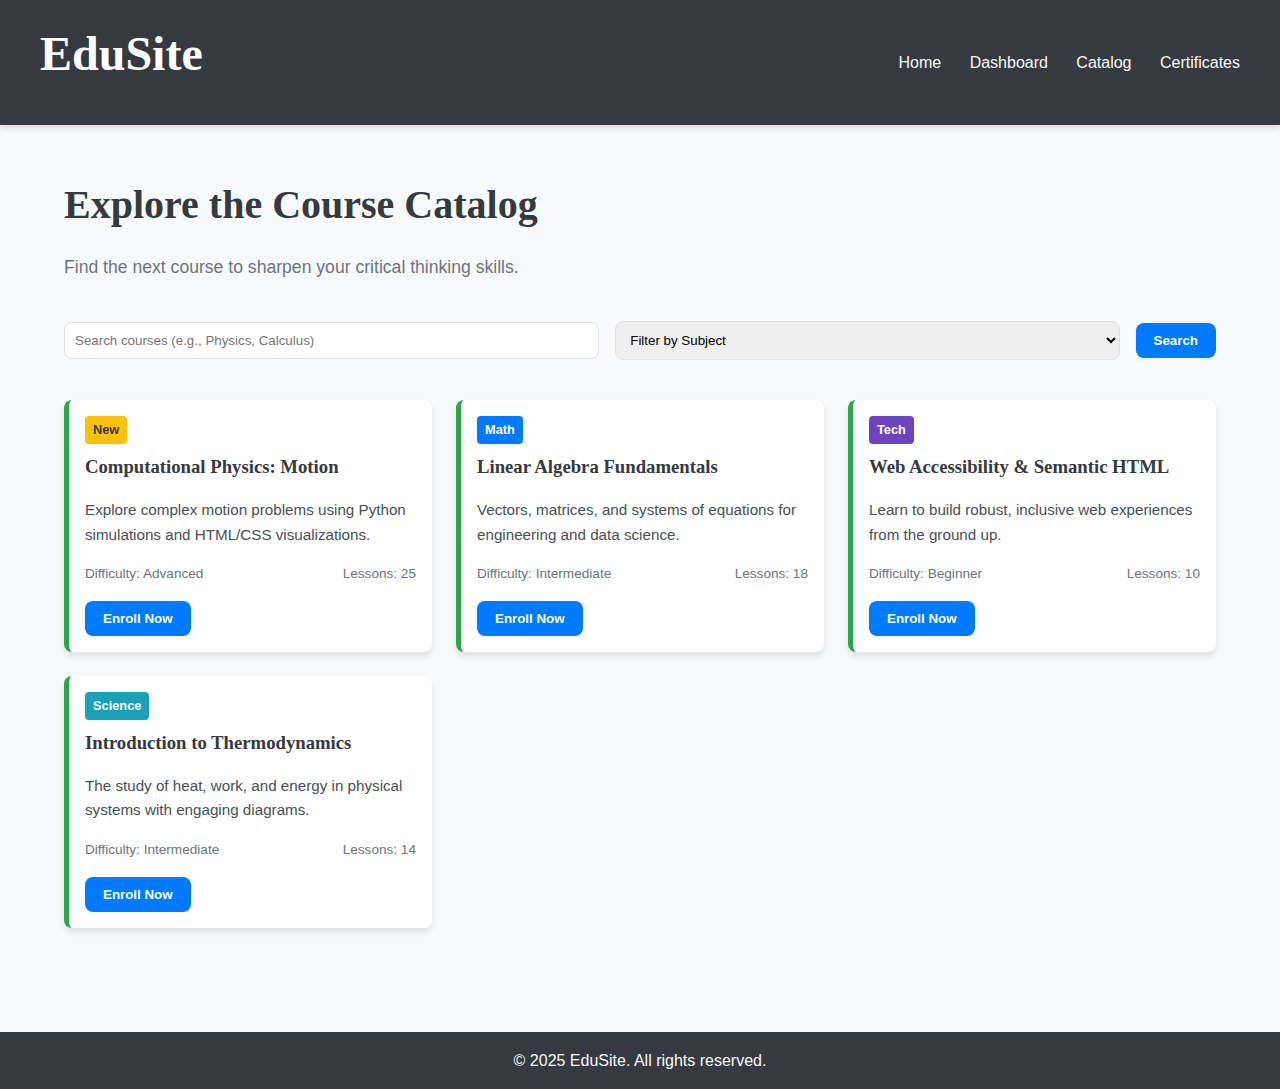
<file: catalog.html>
<!DOCTYPE html>
<html lang="en">
<head>
    <meta charset="UTF-8">
    <meta name="viewport" content="width=device-width, initial-scale=1.0">
    <title>EduSite - Course Catalog</title>
    <link rel="stylesheet" href="style.css">
</head>
<body>

    <header class="site-header">
        <div class="header-container">
            <h1>
                <a href="index.html">EduSite</a>
            </h1>
            <nav class="main-nav">
                <a href="index.html">Home</a>
                <a href="home.html">Dashboard</a>
                <a href="catalog.html">Catalog</a>
                <a href="certificates.html">Certificates</a>
            </nav>
            <button class="menu-button">
                Menu
            </button>
        </div>
    </header>

    <main class="catalog-main">
        <h2 class="page-title">Explore the Course Catalog</h2>
        <p class="page-subtitle">Find the next course to sharpen your critical thinking skills.</p>

        <div id="catalog-filters" class="filters-container">
            <input type="text" placeholder="Search courses (e.g., Physics, Calculus)" class="search-input">
            <select class="subject-select">
                <option>Filter by Subject</option>
                <option>Mathematics</option>
                <option>Science & Physics</option>
                <option>Technology & Coding</option>
                <option>Design</option>
            </select>
            <button class="button-primary search-button">Search</button>
        </div>

        <div id="catalog-grid" class="courses-grid">
            
            <div class="course-card catalog-listing">
                <div class="card-content">
                    <span class="course-tag new-tag">New</span>
                    <h3>Computational Physics: Motion</h3>
                    <p class="course-description">Explore complex motion problems using Python simulations and HTML/CSS visualizations.</p>
                    <div class="course-meta">
                        <span class="difficulty">Difficulty: Advanced</span>
                        <span class="lessons-count">Lessons: 25</span>
                    </div>
                    <button class="button-primary enroll-button">Enroll Now</button>
                </div>
            </div>
            
            <div class="course-card catalog-listing">
                <div class="card-content">
                    <span class="course-tag math-tag">Math</span>
                    <h3>Linear Algebra Fundamentals</h3>
                    <p class="course-description">Vectors, matrices, and systems of equations for engineering and data science.</p>
                    <div class="course-meta">
                        <span class="difficulty">Difficulty: Intermediate</span>
                        <span class="lessons-count">Lessons: 18</span>
                    </div>
                    <button class="button-primary enroll-button">Enroll Now</button>
                </div>
            </div>
            
            <div class="course-card catalog-listing">
                <div class="card-content">
                    <span class="course-tag tech-tag">Tech</span>
                    <h3>Web Accessibility & Semantic HTML</h3>
                    <p class="course-description">Learn to build robust, inclusive web experiences from the ground up.</p>
                    <div class="course-meta">
                        <span class="difficulty">Difficulty: Beginner</span>
                        <span class="lessons-count">Lessons: 10</span>
                    </div>
                    <button class="button-primary enroll-button">Enroll Now</button>
                </div>
            </div>
            
            <div class="course-card catalog-listing">
                <div class="card-content">
                    <span class="course-tag science-tag">Science</span>
                    <h3>Introduction to Thermodynamics</h3>
                    <p class="course-description">The study of heat, work, and energy in physical systems with engaging diagrams.</p>
                    <div class="course-meta">
                        <span class="difficulty">Difficulty: Intermediate</span>
                        <span class="lessons-count">Lessons: 14</span>
                    </div>
                    <button class="button-primary enroll-button">Enroll Now</button>
                </div>
            </div>
            
        </div>
    </main>
    
    <footer class="site-footer">
        <p>&copy; 2025 EduSite. All rights reserved.</p>
    </footer>

</body>

</html>
</file>
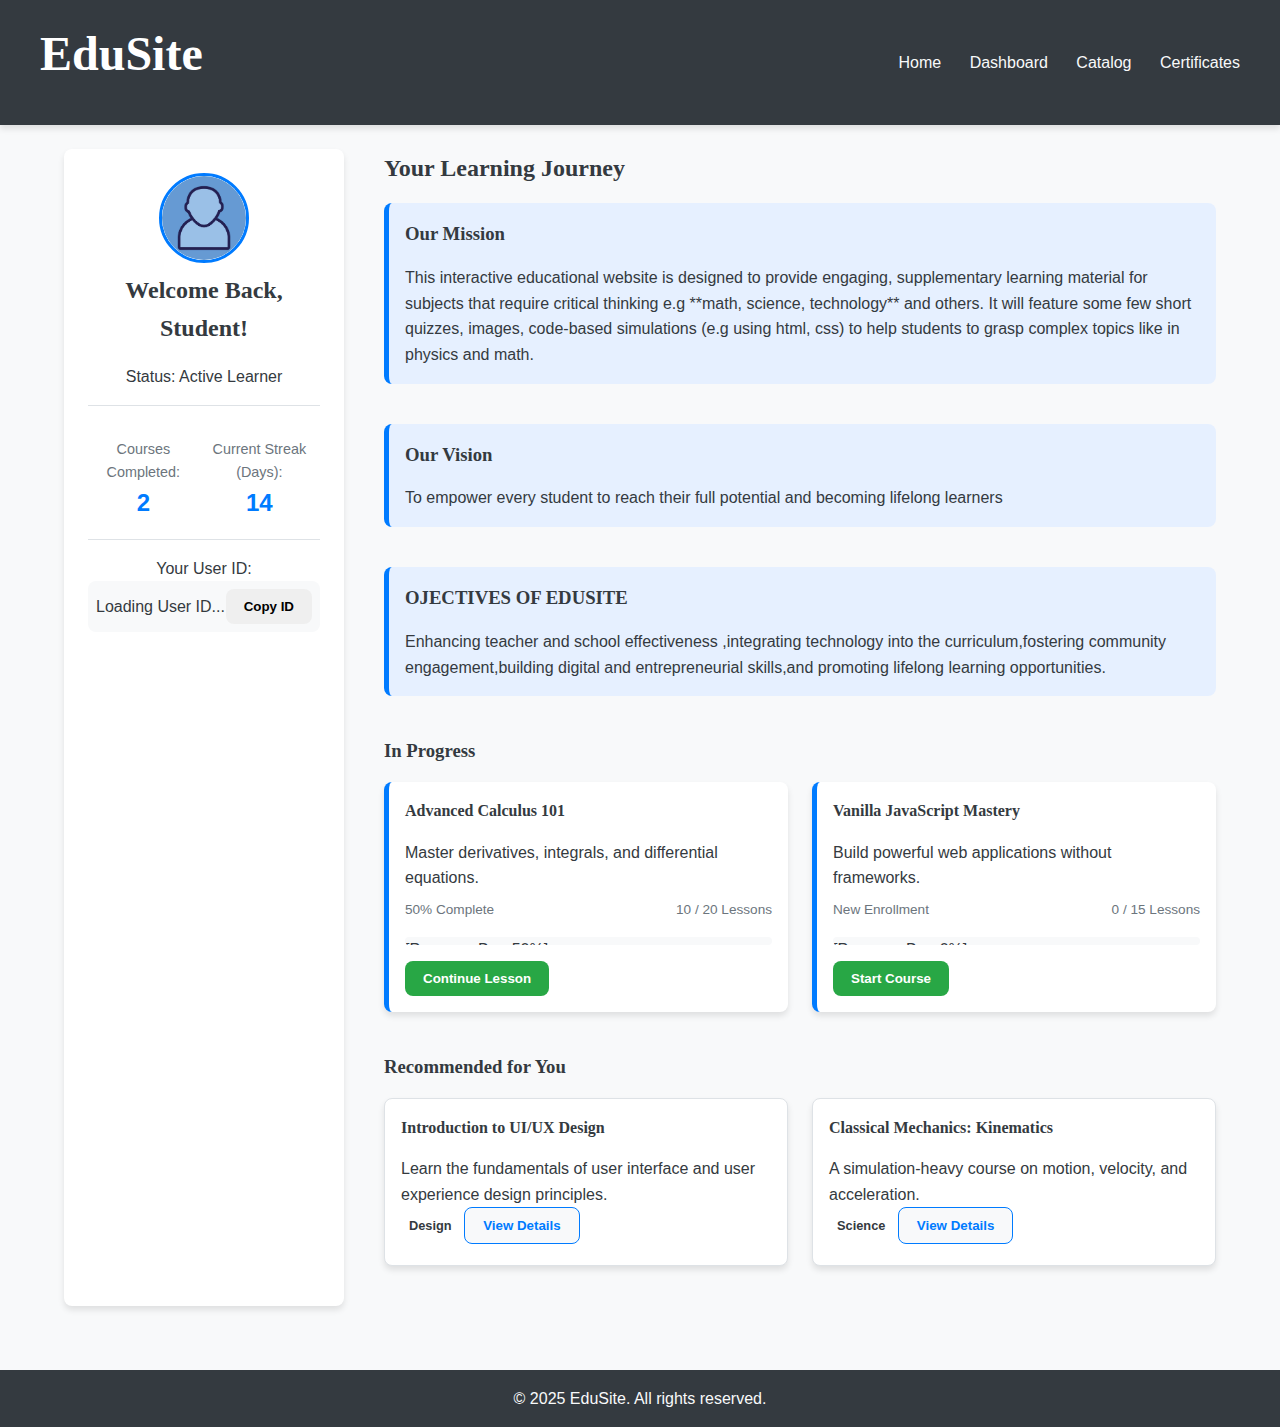
<file: home.html>
<!DOCTYPE html>
<html lang="en">
<head>
    <meta charset="UTF-8">
    <meta name="viewport" content="width=device-width, initial-scale=1.0">
    <title>EduSite - Course Dashboard</title>
    <link rel="stylesheet" href="style.css">
</head>
<body>

    <header class="site-header">
        <div class="header-container">
            <h1>
                <a href="index.html">EduSite</a>
            </h1>
            <nav class="main-nav">
                <a href="index.html">Home</a>
                <a href="home.html">Dashboard</a>
                <a href="catalog.html">Catalog</a>
                <a href="certificates.html">Certificates</a>
            </nav>
            <button class="menu-button">
                Menu
            </button>
        </div>
    </header>

    <main>
        <div id="dashboard-layout">

            <aside id="user-sidebar" class="sidebar">
                <div class="text-center mb-6 profile-info">
                    <div class="user-avatar">
                        <img src="avatar.jpg" alt="User Avatar">
                    </div>
                    <h2>Welcome Back, Student!</h2>
                    <p class="user-status">Status: Active Learner</p>
                </div>

                <div class="user-stats">
                    <div class="stat-item">
                        <span>Courses Completed:</span>
                        <span id="courses-completed">2</span>
                    </div>
                    <div class="stat-item">
                        <span>Current Streak (Days):</span>
                        <span id="current-streak">14</span>
                    </div>
                </div>

                <div class="user-id-box">
                    <p>Your User ID:</p>
                    <div class="id-display-row">
                        <span id="user-id-display">Loading User ID...</span>
                        <button onclick="/* copyUserId() */" aria-label="Copy User ID" class="button-inline">Copy ID</button>
                    </div>
                    <div id="copy-message" hidden>Copied!</div>
                </div>
            </aside>

            <section id="dashboard-content">
                <h2>Your Learning Journey</h2>

                <div id="site-mission" class="mission-box">
                    <h3>Our Mission</h3>
                    <p>This interactive educational website is designed to provide engaging, supplementary learning material for subjects that require critical thinking e.g **math, science, technology** and others. It will feature some few short quizzes, images, code-based simulations (e.g using html, css) to help students to grasp complex topics like in physics and math.</p>
                </div>

                <div id="site-mission" class="mission-box">
                    <h3>Our Vision</h3>
                    <p>To empower every student to reach their full potential and becoming lifelong learners</p>
                </div>

                <div id="site-mission" class="mission-box">
                    <h3>OJECTIVES OF EDUSITE</h3>
                    <p>Enhancing teacher and school effectiveness ,integrating technology into the curriculum,fostering community engagement,building digital and entrepreneurial skills,and promoting lifelong learning opportunities.</p>
                </div>
                
                <h3>In Progress</h3>
                <div id="in-progress-grid" class="courses-grid">

                    <div data-course-id="course-math-101" class="course-card in-progress">
                        <div class="card-content">
                            <h4>Advanced Calculus 101</h4>
                            <p>Master derivatives, integrals, and differential equations.</p>
                            <div class="course-meta progress-info">
                                <span>50% Complete</span>
                                <span>10 / 20 Lessons</span>
                            </div>
                            <div class="progress-bar-container">[Progress Bar: 50%]</div>
                            <button class="button-secondary">
                                Continue Lesson
                            </button>
                        </div>
                    </div>

                    <div data-course-id="course-coding-js" class="course-card in-progress new-enrollment">
                        <div class="card-content">
                            <h4>Vanilla JavaScript Mastery</h4>
                            <p>Build powerful web applications without frameworks.</p>
                            <div class="course-meta progress-info">
                                <span>New Enrollment</span>
                                <span>0 / 15 Lessons</span>
                            </div>
                            <div class="progress-bar-container">[Progress Bar: 0%]</div>
                            <button class="button-secondary">
                                Start Course
                            </button>
                        </div>
                    </div>
                </div>

                <h3>Recommended for You</h3>
                <div id="recommended-grid" class="courses-grid recommended-courses">
                    <div data-course-id="course-design-intro" class="course-card recommended">
                        <div class="card-content">
                            <h4>Introduction to UI/UX Design</h4>
                            <p>Learn the fundamentals of user interface and user experience design principles.</p>
                            <span class="course-tag">Design</span>
                            <button class="button-tertiary">
                                View Details
                            </button>
                        </div>
                    </div>
                    <div data-course-id="course-physics" class="course-card recommended">
                        <div class="card-content">
                            <h4>Classical Mechanics: Kinematics</h4>
                            <p>A simulation-heavy course on motion, velocity, and acceleration.</p>
                            <span class="course-tag">Science</span>
                            <button class="button-tertiary">
                                View Details
                            </button>
                        </div>
                    </div>
                </div>
                
                <div id="empty-state" class="empty-state-box" hidden>
                    <p>No courses found. Time to enroll in a new one!</p>
                    <a href="catalog.html" class="button-primary">
                        Browse Catalog
                    </a>
                </div>

            </section>
        </div>
    </main>
    
    <div id="message-box" hidden></div>
    
    <footer class="site-footer">
        <p>&copy; 2025 EduSite. All rights reserved.</p>
    </footer>

</body>
</html>
</file>
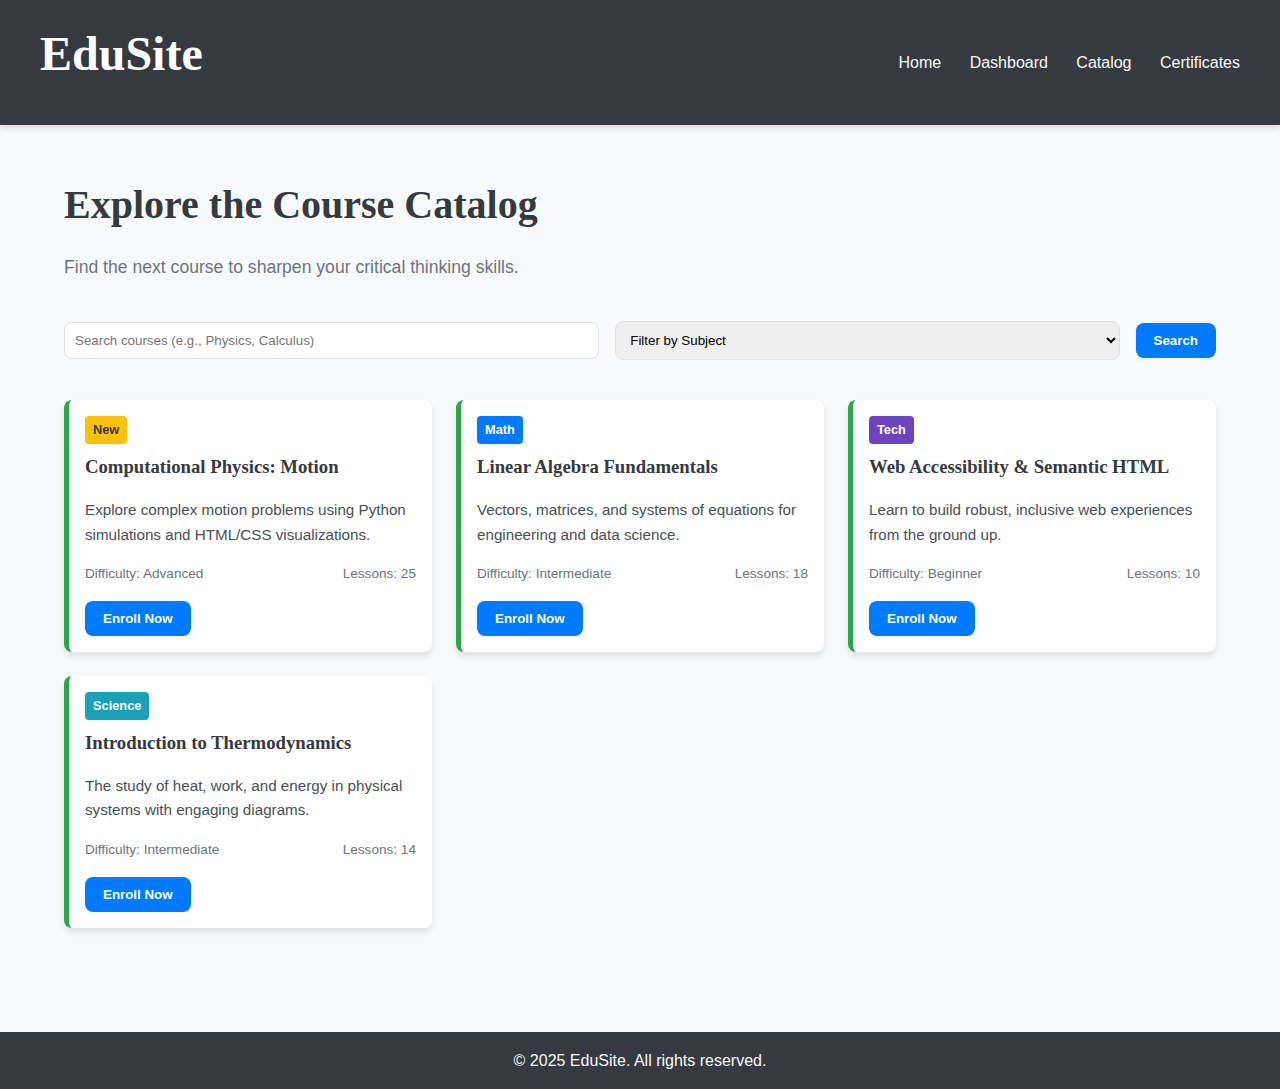
<file: website/catalog.html>
<!DOCTYPE html>
<html lang="en">
<head>
    <meta charset="UTF-8">
    <meta name="viewport" content="width=device-width, initial-scale=1.0">
    <title>EduSite - Course Catalog</title>
    <link rel="stylesheet" href="assests/CSS/style.css">
</head>
<body>

    <header class="site-header">
        <div class="header-container">
            <h1>
                <a href="index.html">EduSite</a>
            </h1>
            <nav class="main-nav">
                <a href="index.html">Home</a>
                <a href="home.html">Dashboard</a>
                <a href="catalog.html">Catalog</a>
                <a href="certificates.html">Certificates</a>
            </nav>
            <button class="menu-button">
                Menu
            </button>
        </div>
    </header>

    <main class="catalog-main">
        <h2 class="page-title">Explore the Course Catalog</h2>
        <p class="page-subtitle">Find the next course to sharpen your critical thinking skills.</p>

        <div id="catalog-filters" class="filters-container">
            <input type="text" placeholder="Search courses (e.g., Physics, Calculus)" class="search-input">
            <select class="subject-select">
                <option>Filter by Subject</option>
                <option>Mathematics</option>
                <option>Science & Physics</option>
                <option>Technology & Coding</option>
                <option>Design</option>
            </select>
            <button class="button-primary search-button">Search</button>
        </div>

        <div id="catalog-grid" class="courses-grid">
            
            <div class="course-card catalog-listing">
                <div class="card-content">
                    <span class="course-tag new-tag">New</span>
                    <h3>Computational Physics: Motion</h3>
                    <p class="course-description">Explore complex motion problems using Python simulations and HTML/CSS visualizations.</p>
                    <div class="course-meta">
                        <span class="difficulty">Difficulty: Advanced</span>
                        <span class="lessons-count">Lessons: 25</span>
                    </div>
                    <button class="button-primary enroll-button">Enroll Now</button>
                </div>
            </div>
            
            <div class="course-card catalog-listing">
                <div class="card-content">
                    <span class="course-tag math-tag">Math</span>
                    <h3>Linear Algebra Fundamentals</h3>
                    <p class="course-description">Vectors, matrices, and systems of equations for engineering and data science.</p>
                    <div class="course-meta">
                        <span class="difficulty">Difficulty: Intermediate</span>
                        <span class="lessons-count">Lessons: 18</span>
                    </div>
                    <button class="button-primary enroll-button">Enroll Now</button>
                </div>
            </div>
            
            <div class="course-card catalog-listing">
                <div class="card-content">
                    <span class="course-tag tech-tag">Tech</span>
                    <h3>Web Accessibility & Semantic HTML</h3>
                    <p class="course-description">Learn to build robust, inclusive web experiences from the ground up.</p>
                    <div class="course-meta">
                        <span class="difficulty">Difficulty: Beginner</span>
                        <span class="lessons-count">Lessons: 10</span>
                    </div>
                    <button class="button-primary enroll-button">Enroll Now</button>
                </div>
            </div>
            
            <div class="course-card catalog-listing">
                <div class="card-content">
                    <span class="course-tag science-tag">Science</span>
                    <h3>Introduction to Thermodynamics</h3>
                    <p class="course-description">The study of heat, work, and energy in physical systems with engaging diagrams.</p>
                    <div class="course-meta">
                        <span class="difficulty">Difficulty: Intermediate</span>
                        <span class="lessons-count">Lessons: 14</span>
                    </div>
                    <button class="button-primary enroll-button">Enroll Now</button>
                </div>
            </div>
            
        </div>
    </main>
    
    <footer class="site-footer">
        <p>&copy; 2025 EduSite. All rights reserved.</p>
    </footer>

</body>

</html>
</file>
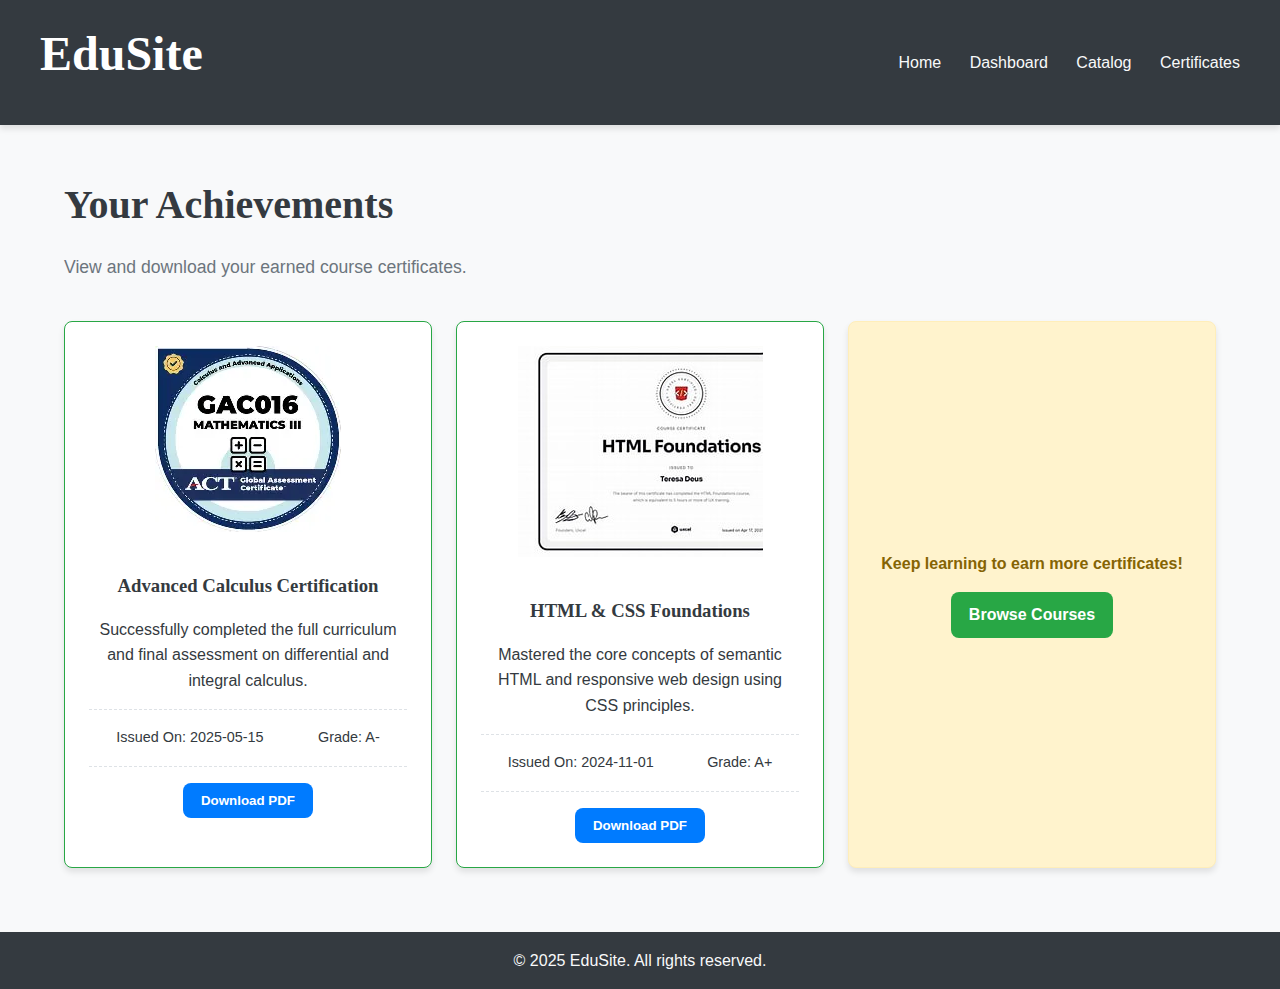
<file: website/certificates.html>
<!DOCTYPE html>
<html lang="en">
<head>
    <meta charset="UTF-8">
    <meta name="viewport" content="width=device-width, initial-scale=1.0">
    <title>EduSite - Certificates</title>
    <link rel="stylesheet" href="assests/CSS/style.css">
</head>
<body>

    <header class="site-header">
        <div class="header-container">
            <h1>
                <a href="home.html">EduSite</a>
            </h1>
            <nav class="main-nav">
                <a href="home.html">Home</a>
                <a href="index.html">Dashboard</a>
                <a href="catalog.html">Catalog</a>
                <a href="certificates.html">Certificates</a>
            </nav>
            <button class="menu-button">
                Menu
            </button>
        </div>
    </header>

    <main class="certificates-main">
        <h2 class="page-title">Your Achievements</h2>
        <p class="page-subtitle">View and download your earned course certificates.</p>

        <div id="certificates-grid" class="certificates-grid-container">

            <div class="certificate-card earned">
                <div class="certificate-icon">
                    <img src="assests/Images/calculus cert.webp" alt="Advanced Calculus Certification Icon">
                </div>
                <h3 class="certificate-title">Advanced Calculus Certification</h3>
                <p class="certificate-description">Successfully completed the full curriculum and final assessment on differential and integral calculus.</p>
                <div class="certificate-details">
                    <p class="issue-date">Issued On: 2025-05-15</p>
                    <p class="grade">Grade: A-</p>
                </div>
                <button class="button-primary download-button">
                    Download PDF
                </button>
            </div>
            
            <div class="certificate-card earned">
                <div class="certificate-icon">
                    <img src="assests/Images/html cert.jpeg" alt="HTML & CSS Foundations">
                </div>
                <h3 class="certificate-title">HTML & CSS Foundations</h3>
                <p class="certificate-description">Mastered the core concepts of semantic HTML and responsive web design using CSS principles.</p>
                <div class="certificate-details">
                    <p class="issue-date">Issued On: 2024-11-01</p>
                    <p class="grade">Grade: A+</p>
                </div>
                <button class="button-primary download-button">
                    Download PDF
                </button>
            </div>
            
            <div class="certificate-card empty-state">
                <p>Keep learning to earn more certificates!</p>
                <a href="catalog.html" class="button-secondary">
                    Browse Courses
                </a>
            </div>

        </div>
    </main>
    
    <footer class="site-footer">
        <p>&copy; 2025 EduSite. All rights reserved.</p>
    </footer>

</body>
</html>
</file>
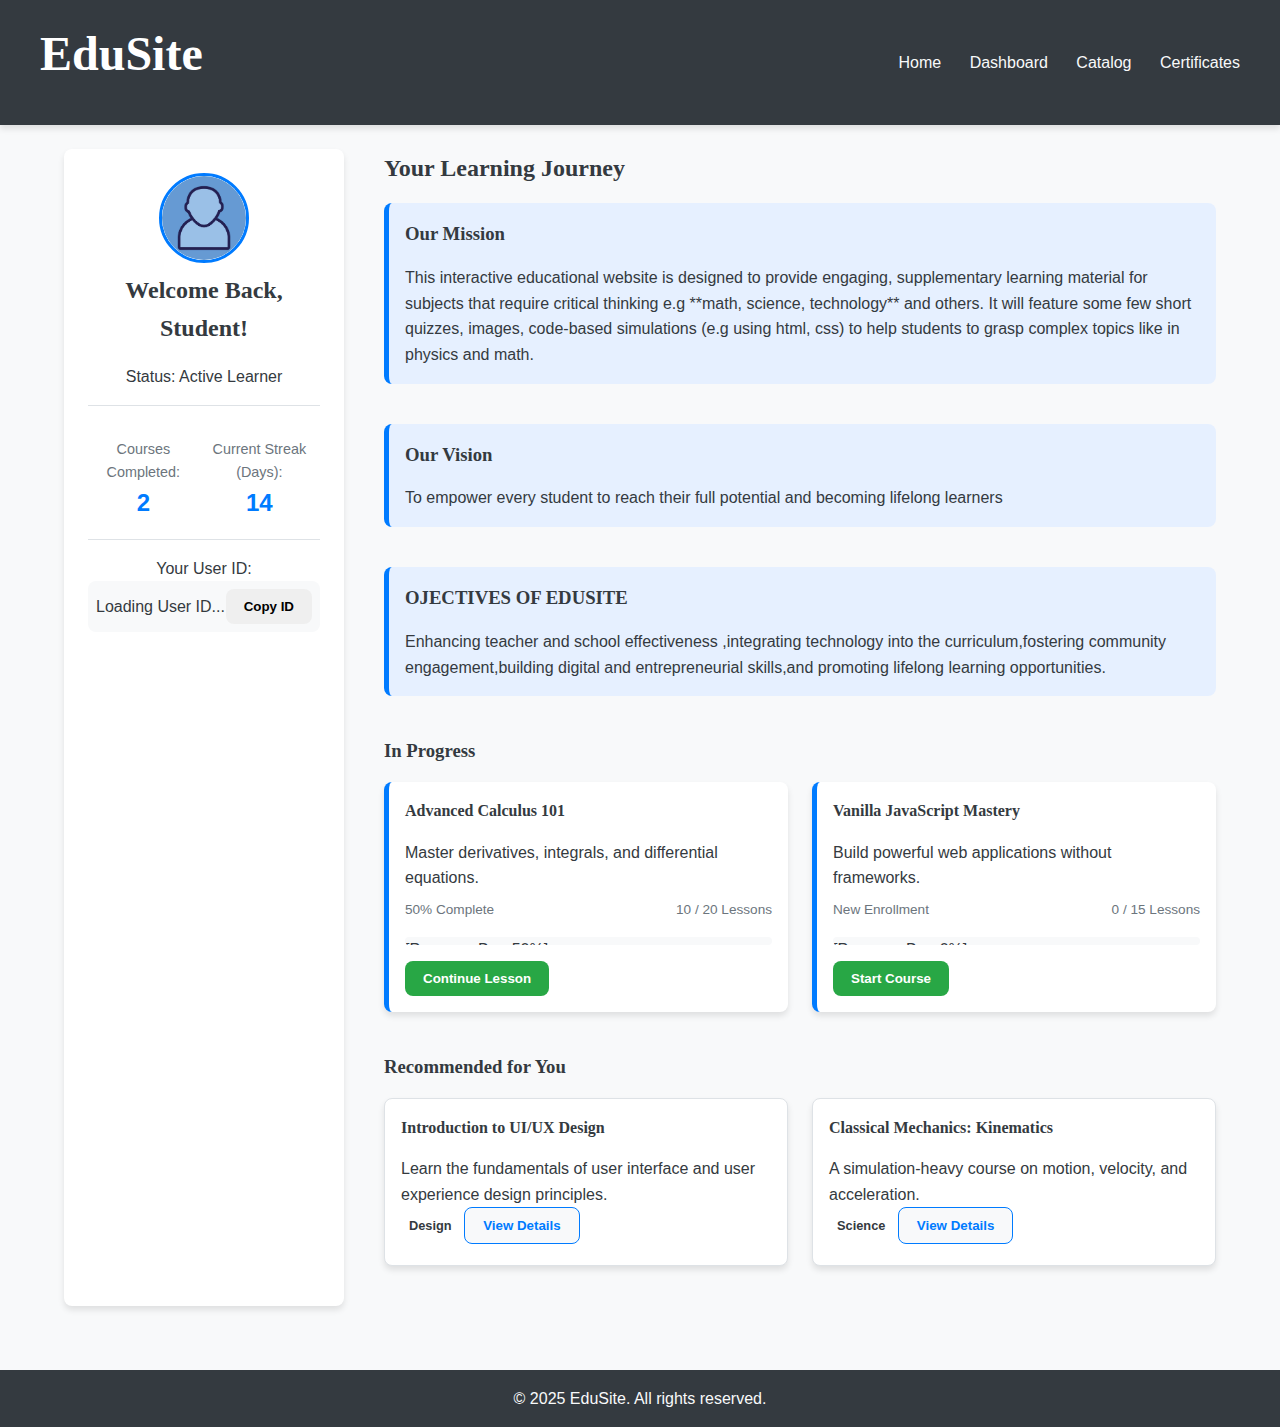
<file: website/home.html>
<!DOCTYPE html>
<html lang="en">
<head>
    <meta charset="UTF-8">
    <meta name="viewport" content="width=device-width, initial-scale=1.0">
    <title>EduSite - Course Dashboard</title>
    <link rel="stylesheet" href="assests/CSS/style.css">
</head>
<body>

    <header class="site-header">
        <div class="header-container">
            <h1>
                <a href="home.html">EduSite</a>
            </h1>
            <nav class="main-nav">
                <a href="index.html">Home</a>
                <a href="home.html">Dashboard</a>
                <a href="catalog.html">Catalog</a>
                <a href="certificates.html">Certificates</a>
            </nav>
            <button class="menu-button">
                Menu
            </button>
        </div>
    </header>

    <main>
        <div id="dashboard-layout">

            <aside id="user-sidebar" class="sidebar">
                <div class="text-center mb-6 profile-info">
                    <div class="user-avatar">
                        <img src="assests/Images/avatar.jpg" alt="User Avatar">
                    </div>
                    <h2>Welcome Back, Student!</h2>
                    <p class="user-status">Status: Active Learner</p>
                </div>

                <div class="user-stats">
                    <div class="stat-item">
                        <span>Courses Completed:</span>
                        <span id="courses-completed">2</span>
                    </div>
                    <div class="stat-item">
                        <span>Current Streak (Days):</span>
                        <span id="current-streak">14</span>
                    </div>
                </div>

                <div class="user-id-box">
                    <p>Your User ID:</p>
                    <div class="id-display-row">
                        <span id="user-id-display">Loading User ID...</span>
                        <button onclick="/* copyUserId() */" aria-label="Copy User ID" class="button-inline">Copy ID</button>
                    </div>
                    <div id="copy-message" hidden>Copied!</div>
                </div>
            </aside>

            <section id="dashboard-content">
                <h2>Your Learning Journey</h2>

                <div id="site-mission" class="mission-box">
                    <h3>Our Mission</h3>
                    <p>This interactive educational website is designed to provide engaging, supplementary learning material for subjects that require critical thinking e.g **math, science, technology** and others. It will feature some few short quizzes, images, code-based simulations (e.g using html, css) to help students to grasp complex topics like in physics and math.</p>
                </div>

                <div id="site-mission" class="mission-box">
                    <h3>Our Vision</h3>
                    <p>To empower every student to reach their full potential and becoming lifelong learners</p>
                </div>

                <div id="site-mission" class="mission-box">
                    <h3>OJECTIVES OF EDUSITE</h3>
                    <p>Enhancing teacher and school effectiveness ,integrating technology into the curriculum,fostering community engagement,building digital and entrepreneurial skills,and promoting lifelong learning opportunities.</p>
                </div>
                
                <h3>In Progress</h3>
                <div id="in-progress-grid" class="courses-grid">

                    <div data-course-id="course-math-101" class="course-card in-progress">
                        <div class="card-content">
                            <h4>Advanced Calculus 101</h4>
                            <p>Master derivatives, integrals, and differential equations.</p>
                            <div class="course-meta progress-info">
                                <span>50% Complete</span>
                                <span>10 / 20 Lessons</span>
                            </div>
                            <div class="progress-bar-container">[Progress Bar: 50%]</div>
                            <button class="button-secondary">
                                Continue Lesson
                            </button>
                        </div>
                    </div>

                    <div data-course-id="course-coding-js" class="course-card in-progress new-enrollment">
                        <div class="card-content">
                            <h4>Vanilla JavaScript Mastery</h4>
                            <p>Build powerful web applications without frameworks.</p>
                            <div class="course-meta progress-info">
                                <span>New Enrollment</span>
                                <span>0 / 15 Lessons</span>
                            </div>
                            <div class="progress-bar-container">[Progress Bar: 0%]</div>
                            <button class="button-secondary">
                                Start Course
                            </button>
                        </div>
                    </div>
                </div>

                <h3>Recommended for You</h3>
                <div id="recommended-grid" class="courses-grid recommended-courses">
                    <div data-course-id="course-design-intro" class="course-card recommended">
                        <div class="card-content">
                            <h4>Introduction to UI/UX Design</h4>
                            <p>Learn the fundamentals of user interface and user experience design principles.</p>
                            <span class="course-tag">Design</span>
                            <button class="button-tertiary">
                                View Details
                            </button>
                        </div>
                    </div>
                    <div data-course-id="course-physics" class="course-card recommended">
                        <div class="card-content">
                            <h4>Classical Mechanics: Kinematics</h4>
                            <p>A simulation-heavy course on motion, velocity, and acceleration.</p>
                            <span class="course-tag">Science</span>
                            <button class="button-tertiary">
                                View Details
                            </button>
                        </div>
                    </div>
                </div>
                
                <div id="empty-state" class="empty-state-box" hidden>
                    <p>No courses found. Time to enroll in a new one!</p>
                    <a href="catalog.html" class="button-primary">
                        Browse Catalog
                    </a>
                </div>

            </section>
        </div>
    </main>
    
    <div id="message-box" hidden></div>
    
    <footer class="site-footer">
        <p>&copy; 2025 EduSite. All rights reserved.</p>
    </footer>

</body>
</html>
</file>
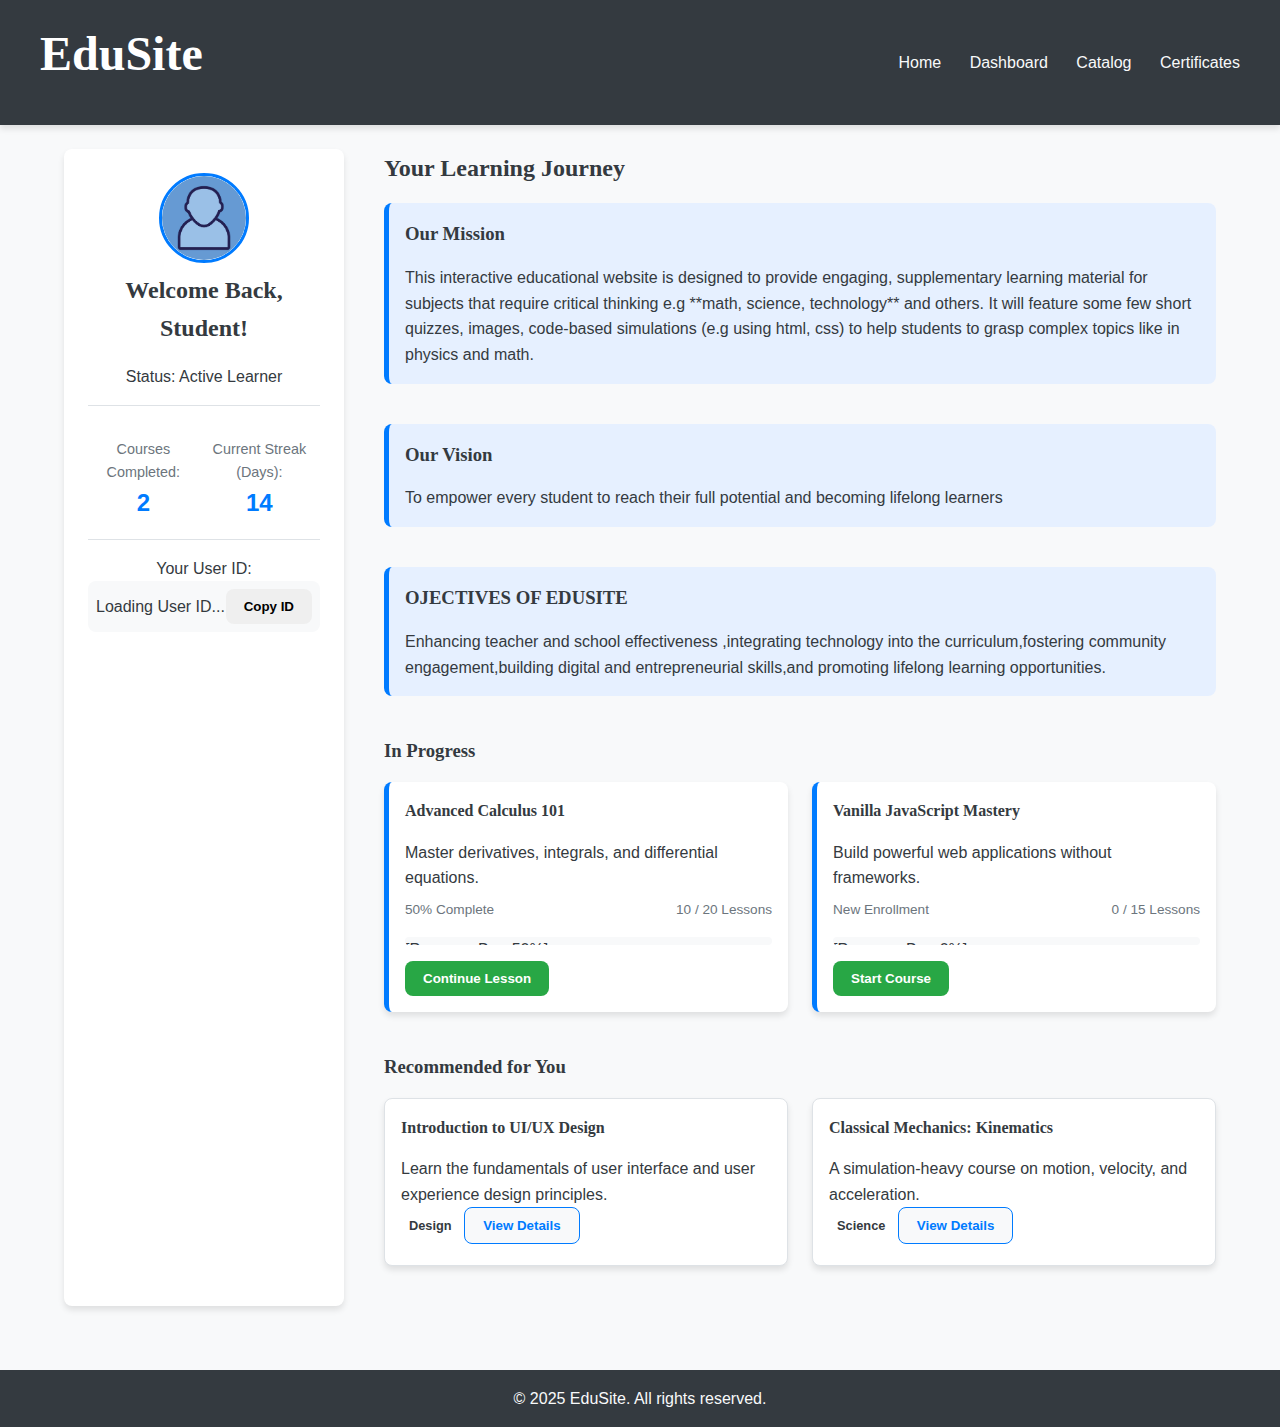
<file: website/homes.html>
<!DOCTYPE html>
<html lang="en">
<head>
    <meta charset="UTF-8">
    <meta name="viewport" content="width=device-width, initial-scale=1.0">
    <title>EduSite - Course Dashboard</title>
    <link rel="stylesheet" href="assests/CSS/style.css">
</head>
<body>

    <header class="site-header">
        <div class="header-container">
            <h1>
                <a href="home.html">EduSite</a>
            </h1>
            <nav class="main-nav">
                <a href="home.html">Home</a>
                <a href="index.html">Dashboard</a>
                <a href="catalog.html">Catalog</a>
                <a href="certificates.html">Certificates</a>
            </nav>
            <button class="menu-button">
                Menu
            </button>
        </div>
    </header>

    <main>
        <div id="dashboard-layout">

            <aside id="user-sidebar" class="sidebar">
                <div class="text-center mb-6 profile-info">
                    <div class="user-avatar">
                        <img src="assests/Images/avatar.jpg" alt="User Avatar">
                    </div>
                    <h2>Welcome Back, Student!</h2>
                    <p class="user-status">Status: Active Learner</p>
                </div>

                <div class="user-stats">
                    <div class="stat-item">
                        <span>Courses Completed:</span>
                        <span id="courses-completed">2</span>
                    </div>
                    <div class="stat-item">
                        <span>Current Streak (Days):</span>
                        <span id="current-streak">14</span>
                    </div>
                </div>

                <div class="user-id-box">
                    <p>Your User ID:</p>
                    <div class="id-display-row">
                        <span id="user-id-display">Loading User ID...</span>
                        <button onclick="/* copyUserId() */" aria-label="Copy User ID" class="button-inline">Copy ID</button>
                    </div>
                    <div id="copy-message" hidden>Copied!</div>
                </div>
            </aside>

            <section id="dashboard-content">
                <h2>Your Learning Journey</h2>

                <div id="site-mission" class="mission-box">
                    <h3>Our Mission</h3>
                    <p>This interactive educational website is designed to provide engaging, supplementary learning material for subjects that require critical thinking e.g **math, science, technology** and others. It will feature some few short quizzes, images, code-based simulations (e.g using html, css) to help students to grasp complex topics like in physics and math.</p>
                </div>

                <div id="site-mission" class="mission-box">
                    <h3>Our Vision</h3>
                    <p>To empower every student to reach their full potential and becoming lifelong learners</p>
                </div>

                <div id="site-mission" class="mission-box">
                    <h3>OJECTIVES OF EDUSITE</h3>
                    <p>Enhancing teacher and school effectiveness ,integrating technology into the curriculum,fostering community engagement,building digital and entrepreneurial skills,and promoting lifelong learning opportunities.</p>
                </div>
                
                <h3>In Progress</h3>
                <div id="in-progress-grid" class="courses-grid">

                    <div data-course-id="course-math-101" class="course-card in-progress">
                        <div class="card-content">
                            <h4>Advanced Calculus 101</h4>
                            <p>Master derivatives, integrals, and differential equations.</p>
                            <div class="course-meta progress-info">
                                <span>50% Complete</span>
                                <span>10 / 20 Lessons</span>
                            </div>
                            <div class="progress-bar-container">[Progress Bar: 50%]</div>
                            <button class="button-secondary">
                                Continue Lesson
                            </button>
                        </div>
                    </div>

                    <div data-course-id="course-coding-js" class="course-card in-progress new-enrollment">
                        <div class="card-content">
                            <h4>Vanilla JavaScript Mastery</h4>
                            <p>Build powerful web applications without frameworks.</p>
                            <div class="course-meta progress-info">
                                <span>New Enrollment</span>
                                <span>0 / 15 Lessons</span>
                            </div>
                            <div class="progress-bar-container">[Progress Bar: 0%]</div>
                            <button class="button-secondary">
                                Start Course
                            </button>
                        </div>
                    </div>
                </div>

                <h3>Recommended for You</h3>
                <div id="recommended-grid" class="courses-grid recommended-courses">
                    <div data-course-id="course-design-intro" class="course-card recommended">
                        <div class="card-content">
                            <h4>Introduction to UI/UX Design</h4>
                            <p>Learn the fundamentals of user interface and user experience design principles.</p>
                            <span class="course-tag">Design</span>
                            <button class="button-tertiary">
                                View Details
                            </button>
                        </div>
                    </div>
                    <div data-course-id="course-physics" class="course-card recommended">
                        <div class="card-content">
                            <h4>Classical Mechanics: Kinematics</h4>
                            <p>A simulation-heavy course on motion, velocity, and acceleration.</p>
                            <span class="course-tag">Science</span>
                            <button class="button-tertiary">
                                View Details
                            </button>
                        </div>
                    </div>
                </div>
                
                <div id="empty-state" class="empty-state-box" hidden>
                    <p>No courses found. Time to enroll in a new one!</p>
                    <a href="catalog.html" class="button-primary">
                        Browse Catalog
                    </a>
                </div>

            </section>
        </div>
    </main>
    
    <div id="message-box" hidden></div>
    
    <footer class="site-footer">
        <p>&copy; 2025 EduSite. All rights reserved.</p>
    </footer>

</body>
</html>
</file>
<file: style.css>
/*
|--------------------------------------------------------------------------
| 1. GLOBAL RESET & BASE STYLES
|--------------------------------------------------------------------------
*/
:root {
    /* Define Color Palette */
    --color-primary: #007bff; /* EduSite Blue */
    --color-secondary: #28a745; /* Green for success/enroll */
    --color-dark: #343a40; /* Dark text/header */
    --color-light: #f8f9fa; /* Light backgrounds */
    --color-white: #ffffff;
    --color-border: #dee2e6;

    /* Typography */
    --font-primary: 'Helvetica Neue', Helvetica, Arial, sans-serif;
    --font-heading: 'Georgia', serif;

    /* Spacing */
    --space-sm: 8px;
    --space-md: 16px;
    --space-lg: 24px;
    --space-xl: 40px;

    /* Border Radius */
    --border-radius: 8px;
    --shadow-md: 0 4px 6px rgba(0, 0, 0, 0.1);
}

* {
    margin: 0;
    padding: 0;
    box-sizing: border-box;
}

body {
    font-family: var(--font-primary);
    line-height: 1.6;
    color: var(--color-dark);
    background-color: var(--color-light);
}

a {
    color: var(--color-primary);
    text-decoration: none;
    transition: color 0.3s;
}

a:hover {
    color: #0056b3; /* Darker blue */
}

h1, h2, h3, h4 {
    font-family: var(--font-heading);
    margin-bottom: var(--space-md);
    color: var(--color-dark);
}

main {
    padding: var(--space-lg);
    max-width: 1200px;
    margin: 0 auto;
}

/* Page Titles */
.page-title {
    font-size: 2.5em;
    font-weight: 700;
    margin-top: var(--space-lg);
}

.page-subtitle {
    font-size: 1.1em;
    color: #6c757d;
    margin-bottom: var(--space-xl);
}

/*
|--------------------------------------------------------------------------
| 2. NAVIGATION & FOOTER (site-header, main-nav, site-footer)
|--------------------------------------------------------------------------
*/

.site-header {
    background-color: var(--color-dark);
    color: var(--color-white);
    padding: var(--space-md) var(--space-lg);
    box-shadow: var(--shadow-md);
}

.header-container {
    display: flex;
    justify-content: space-between;
    align-items: center;
    max-width: 1200px;
    margin: 0 auto;
}

.site-header h1 a {
    color: var(--color-white);
    font-size: 1.5em;
}

.main-nav a {
    color: var(--color-light);
    margin-left: var(--space-lg);
    padding: 5px 0;
    transition: all 0.3s;
}

.main-nav a:hover {
    color: var(--color-primary);
    border-bottom: 2px solid var(--color-primary);
}

/* Menu button only visible on small screens */
.menu-button {
    display: none; 
    background: none;
    border: 1px solid var(--color-light);
    color: var(--color-light);
    padding: var(--space-sm);
    cursor: pointer;
    border-radius: var(--border-radius);
}

.site-footer {
    background-color: var(--color-dark);
    color: var(--color-light);
    text-align: center;
    padding: var(--space-md) var(--space-lg);
    margin-top: var(--space-xl);
}

.site-footer a {
    color: var(--color-primary);
}

/*
|--------------------------------------------------------------------------
| 3. BUTTONS (button-primary, button-secondary, etc.)
|--------------------------------------------------------------------------
*/
button, .button-primary, .button-secondary, .button-tertiary {
    padding: 10px 18px;
    border: none;
    border-radius: var(--border-radius);
    font-weight: bold;
    cursor: pointer;
    text-align: center;
    display: inline-block;
    transition: background-color 0.3s, transform 0.1s;
}

.button-primary {
    background-color: var(--color-primary);
    color: var(--color-white);
}

.button-primary:hover {
    background-color: #0056b3;
}

.button-secondary {
    background-color: var(--color-secondary);
    color: var(--color-white);
}

.button-secondary:hover {
    background-color: #218838;
}

.button-tertiary {
    background-color: var(--color-light);
    color: var(--color-primary);
    border: 1px solid var(--color-primary);
}

.button-tertiary:hover {
    background-color: var(--color-primary);
    color: var(--color-white);
}

/*
|--------------------------------------------------------------------------
| 4. HOME PAGE (main-hero, features-section)
|--------------------------------------------------------------------------
*/

#main-hero {
    background: linear-gradient(rgba(0, 0, 0, 0.5), rgba(0, 0, 0, 0.5)), url(''); 
    background-size: cover;
    background-position: center;
    color: var(--color-white);
    padding: 80px var(--space-lg);
    border-radius: var(--border-radius);
    text-align: center;
    margin-bottom: var(--space-xl);
}

.hero-content {
    max-width: 800px;
    margin: 0 auto;
}

#main-hero h2 {
    font-size: 3.5em;
    color: var(--color-white);
    margin-bottom: var(--space-md);
}

#main-hero p {
    font-size: 1.2em;
    margin-bottom: var(--space-xl);
}

#features-section {
    text-align: center;
}

.features-grid {
    display: grid;
    grid-template-columns: repeat(auto-fit, minmax(250px, 1fr));
    gap: var(--space-lg);
    margin-top: var(--space-lg);
}

.feature-card {
    background-color: var(--color-white);
    padding: var(--space-lg);
    border-radius: var(--border-radius);
    box-shadow: 0 2px 4px rgba(0, 0, 0, 0.05);
    border-top: 5px solid var(--color-primary);
    text-align: left;
}

.feature-icon {
    font-size: 2em;
    color: var(--color-primary);
    margin-bottom: var(--space-sm);
}

/*
|--------------------------------------------------------------------------
| 5. DASHBOARD (dashboard-layout, user-sidebar, courses-grid)
|--------------------------------------------------------------------------
*/

#dashboard-layout {
    display: grid;
    grid-template-columns: 1fr; /* Default: Single column for mobile */
    gap: var(--space-xl);
}

@media (min-width: 992px) {
    #dashboard-layout {
        grid-template-columns: 280px 1fr; /* Desktop: Sidebar + Content */
    }
}

#user-sidebar {
    background-color: var(--color-white);
    padding: var(--space-lg);
    border-radius: var(--border-radius);
    box-shadow: var(--shadow-md);
    text-align: center;
}

.profile-info {
    border-bottom: 1px solid var(--color-border);
    padding-bottom: var(--space-md);
    margin-bottom: var(--space-md);
}

#user-sidebar {
    /* ... existing styles ... */
    text-align: center;
}

.user-avatar {
    /* This container defines the space and creates the circle mask */
    background: #e9ecef;
    width: 90px; /* Increased size slightly for a better visual */
    height: 90px;
    border-radius: 50%; /* Key for the circular mask */
    margin: 0 auto var(--space-sm);
    display: flex;
    align-items: center;
    justify-content: center;
    overflow: hidden; /* Ensures the image is clipped by the circle */
    border: 3px solid var(--color-primary); /* Optional border for pop */
}

.user-avatar img {
    /* Ensures the image fills the circular container */
    width: 100%;
    height: 100%;
    object-fit: cover; /* Important: Ensures the image covers the area without distortion, cropping if necessary */
    display: block;
}


.user-stats {
    display: flex;
    justify-content: space-around;
    padding: var(--space-md) 0;
    margin-bottom: var(--space-md);
    border-bottom: 1px solid var(--color-border);
}

.stat-item span:first-child {
    display: block;
    font-size: 0.9em;
    color: #6c757d;
}

.stat-item span:last-child {
    font-size: 1.5em;
    font-weight: bold;
    color: var(--color-primary);
}

.id-display-row {
    display: flex;
    align-items: center;
    justify-content: space-between;
    background-color: var(--color-light);
    padding: var(--space-sm);
    border-radius: var(--border-radius);
}

.mission-box {
    background-color: #e6f0ff; /* Light primary color */
    border-left: 5px solid var(--color-primary);
    padding: var(--space-md);
    border-radius: var(--border-radius);
    margin-bottom: var(--space-xl);
}

.courses-grid {
    display: grid;
    grid-template-columns: repeat(auto-fit, minmax(300px, 1fr));
    gap: var(--space-lg);
    margin-bottom: var(--space-xl);
}

.course-card {
    background-color: var(--color-white);
    padding: var(--space-md);
    border-radius: var(--border-radius);
    box-shadow: var(--shadow-md);
    transition: transform 0.2s;
}

.course-card:hover {
    transform: translateY(-5px);
    box-shadow: 0 8px 15px rgba(0, 0, 0, 0.1);
}

.in-progress {
    border-left: 5px solid var(--color-primary);
}

.recommended {
    border: 1px solid var(--color-border);
}

.progress-info {
    display: flex;
    justify-content: space-between;
    font-size: 0.9em;
    color: #6c757d;
    margin: var(--space-sm) 0;
}

.progress-bar-container {
    height: 8px;
    background-color: var(--color-light);
    border-radius: 4px;
    margin-bottom: var(--space-md);
    overflow: hidden;
}
/* Note: You would use JavaScript or a specific CSS pseudo-element/class 
   to style the actual fill/progress of the bar based on the percentage. */

/*
|--------------------------------------------------------------------------
| 6. CATALOG & FILTERS (catalog-filters, catalog-grid)
|--------------------------------------------------------------------------
*/

#catalog-filters {
    display: flex;
    gap: var(--space-md);
    align-items: center;
    margin-bottom: var(--space-xl);
}

.search-input, .subject-select {
    padding: 10px;
    border: 1px solid var(--color-border);
    border-radius: var(--border-radius);
    flex-grow: 1; /* Allows them to expand */
}

.catalog-listing {
    /* Inherits general course-card styling */
    border-left: 5px solid var(--color-secondary);
}

.course-tag {
    display: inline-block;
    padding: 4px 8px;
    font-size: 0.8em;
    border-radius: 4px;
    margin-bottom: var(--space-sm);
    font-weight: bold;
}

.new-tag { background-color: #ffc107; color: var(--color-dark); } /* Yellow */
.math-tag { background-color: #007bff; color: var(--color-white); } /* Blue */
.tech-tag { background-color: #6f42c1; color: var(--color-white); } /* Purple */
.science-tag { background-color: #17a2b8; color: var(--color-white); } /* Cyan */

.course-description {
    font-size: 0.95em;
    color: #495057;
    margin-bottom: var(--space-md);
}

.course-meta {
    display: flex;
    justify-content: space-between;
    font-size: 0.85em;
    color: #6c757d;
    margin-bottom: var(--space-md);
}

/*
|--------------------------------------------------------------------------
| 7. CERTIFICATES (certificates-grid, certificate-card)
|--------------------------------------------------------------------------
*/

#certificates-grid {
    display: grid;
    grid-template-columns: repeat(auto-fit, minmax(350px, 1fr));
    gap: var(--space-lg);
}

.certificate-card {
    background-color: var(--color-white);
    padding: var(--space-lg);
    border-radius: var(--border-radius);
    box-shadow: var(--shadow-md);
    text-align: center;
}

.earned {
    border: 1px solid var(--color-secondary);
}

.certificate-icon {
    font-size: 3em;
    color: gold;
    margin-bottom: var(--space-md);
}

.certificate-details {
    display: flex;
    justify-content: space-around;
    padding: var(--space-md) 0;
    margin: var(--space-md) 0;
    border-top: 1px dashed var(--color-border);
    border-bottom: 1px dashed var(--color-border);
    font-size: 0.9em;
}

.empty-state {
    background-color: #fff3cd; /* Light warning color */
    color: #856404;
    border: 1px solid #ffeeba;
    display: flex;
    flex-direction: column;
    align-items: center;
    justify-content: center;
}

.empty-state p {
    font-weight: bold;
    margin-bottom: var(--space-md);
}

/*
|--------------------------------------------------------------------------
| 8. MEDIA QUERIES (Mobile responsiveness)
|--------------------------------------------------------------------------
*/

@media (max-width: 768px) {
    /* Header adjustments */
    .main-nav {
        display: none; /* Hide main nav on small screens */
    }
    .menu-button {
        display: block; /* Show menu button on small screens */
    }
    
    /* Global padding reduction */
    main {
        padding: var(--space-md);
    }
    
    /* Catalog filter stacking */
    #catalog-filters {
        flex-direction: column;
        align-items: stretch;
    }
    
    .search-input, .subject-select, .search-button {
        width: 100%;
        margin-bottom: var(--space-sm);
    }

    /* Hero section font size */
    #main-hero h2 {
        font-size: 2.5em;
    }
}

/*
|--------------------------------------------------------------------------
| 4. HOME PAGE (main-hero, features-section)
|--------------------------------------------------------------------------
*/

#main-hero {
    /* Updated background property to use your image and the dark overlay */
    background: 
        linear-gradient(rgba(0, 0, 0, 0.5), rgba(0, 0, 0, 0.5)), 
        url('assests/Images/Ed1.jpg'); /* Use your image here */
    
    background-size: cover; /* Ensures the image covers the entire section */
    background-position: center; /* Centers the image */
    background-attachment: scroll; /* Use 'fixed' for a parallax effect */
    
    color: var(--color-white);
    padding: 80px var(--space-lg);
    border-radius: var(--border-radius);
    text-align: center;
    margin-bottom: var(--space-xl);
}
</file>
<file: website/assests/CSS/style.css>
/*
|--------------------------------------------------------------------------
| 1. GLOBAL RESET & BASE STYLES
|--------------------------------------------------------------------------
*/
:root {
    /* Define Color Palette */
    --color-primary: #007bff; /* EduSite Blue */
    --color-secondary: #28a745; /* Green for success/enroll */
    --color-dark: #343a40; /* Dark text/header */
    --color-light: #f8f9fa; /* Light backgrounds */
    --color-white: #ffffff;
    --color-border: #dee2e6;

    /* Typography */
    --font-primary: 'Helvetica Neue', Helvetica, Arial, sans-serif;
    --font-heading: 'Georgia', serif;

    /* Spacing */
    --space-sm: 8px;
    --space-md: 16px;
    --space-lg: 24px;
    --space-xl: 40px;

    /* Border Radius */
    --border-radius: 8px;
    --shadow-md: 0 4px 6px rgba(0, 0, 0, 0.1);
}

* {
    margin: 0;
    padding: 0;
    box-sizing: border-box;
}

body {
    font-family: var(--font-primary);
    line-height: 1.6;
    color: var(--color-dark);
    background-color: var(--color-light);
}

a {
    color: var(--color-primary);
    text-decoration: none;
    transition: color 0.3s;
}

a:hover {
    color: #0056b3; /* Darker blue */
}

h1, h2, h3, h4 {
    font-family: var(--font-heading);
    margin-bottom: var(--space-md);
    color: var(--color-dark);
}

main {
    padding: var(--space-lg);
    max-width: 1200px;
    margin: 0 auto;
}

/* Page Titles */
.page-title {
    font-size: 2.5em;
    font-weight: 700;
    margin-top: var(--space-lg);
}

.page-subtitle {
    font-size: 1.1em;
    color: #6c757d;
    margin-bottom: var(--space-xl);
}

/*
|--------------------------------------------------------------------------
| 2. NAVIGATION & FOOTER (site-header, main-nav, site-footer)
|--------------------------------------------------------------------------
*/

.site-header {
    background-color: var(--color-dark);
    color: var(--color-white);
    padding: var(--space-md) var(--space-lg);
    box-shadow: var(--shadow-md);
}

.header-container {
    display: flex;
    justify-content: space-between;
    align-items: center;
    max-width: 1200px;
    margin: 0 auto;
}

.site-header h1 a {
    color: var(--color-white);
    font-size: 1.5em;
}

.main-nav a {
    color: var(--color-light);
    margin-left: var(--space-lg);
    padding: 5px 0;
    transition: all 0.3s;
}

.main-nav a:hover {
    color: var(--color-primary);
    border-bottom: 2px solid var(--color-primary);
}

/* Menu button only visible on small screens */
.menu-button {
    display: none; 
    background: none;
    border: 1px solid var(--color-light);
    color: var(--color-light);
    padding: var(--space-sm);
    cursor: pointer;
    border-radius: var(--border-radius);
}

.site-footer {
    background-color: var(--color-dark);
    color: var(--color-light);
    text-align: center;
    padding: var(--space-md) var(--space-lg);
    margin-top: var(--space-xl);
}

.site-footer a {
    color: var(--color-primary);
}

/*
|--------------------------------------------------------------------------
| 3. BUTTONS (button-primary, button-secondary, etc.)
|--------------------------------------------------------------------------
*/
button, .button-primary, .button-secondary, .button-tertiary {
    padding: 10px 18px;
    border: none;
    border-radius: var(--border-radius);
    font-weight: bold;
    cursor: pointer;
    text-align: center;
    display: inline-block;
    transition: background-color 0.3s, transform 0.1s;
}

.button-primary {
    background-color: var(--color-primary);
    color: var(--color-white);
}

.button-primary:hover {
    background-color: #0056b3;
}

.button-secondary {
    background-color: var(--color-secondary);
    color: var(--color-white);
}

.button-secondary:hover {
    background-color: #218838;
}

.button-tertiary {
    background-color: var(--color-light);
    color: var(--color-primary);
    border: 1px solid var(--color-primary);
}

.button-tertiary:hover {
    background-color: var(--color-primary);
    color: var(--color-white);
}

/*
|--------------------------------------------------------------------------
| 4. HOME PAGE (main-hero, features-section)
|--------------------------------------------------------------------------
*/

#main-hero {
    background: linear-gradient(rgba(0, 0, 0, 0.5), rgba(0, 0, 0, 0.5)), url(''); 
    background-size: cover;
    background-position: center;
    color: var(--color-white);
    padding: 80px var(--space-lg);
    border-radius: var(--border-radius);
    text-align: center;
    margin-bottom: var(--space-xl);
}

.hero-content {
    max-width: 800px;
    margin: 0 auto;
}

#main-hero h2 {
    font-size: 3.5em;
    color: var(--color-white);
    margin-bottom: var(--space-md);
}

#main-hero p {
    font-size: 1.2em;
    margin-bottom: var(--space-xl);
}

#features-section {
    text-align: center;
}

.features-grid {
    display: grid;
    grid-template-columns: repeat(auto-fit, minmax(250px, 1fr));
    gap: var(--space-lg);
    margin-top: var(--space-lg);
}

.feature-card {
    background-color: var(--color-white);
    padding: var(--space-lg);
    border-radius: var(--border-radius);
    box-shadow: 0 2px 4px rgba(0, 0, 0, 0.05);
    border-top: 5px solid var(--color-primary);
    text-align: left;
}

.feature-icon {
    font-size: 2em;
    color: var(--color-primary);
    margin-bottom: var(--space-sm);
}

/*
|--------------------------------------------------------------------------
| 5. DASHBOARD (dashboard-layout, user-sidebar, courses-grid)
|--------------------------------------------------------------------------
*/

#dashboard-layout {
    display: grid;
    grid-template-columns: 1fr; /* Default: Single column for mobile */
    gap: var(--space-xl);
}

@media (min-width: 992px) {
    #dashboard-layout {
        grid-template-columns: 280px 1fr; /* Desktop: Sidebar + Content */
    }
}

#user-sidebar {
    background-color: var(--color-white);
    padding: var(--space-lg);
    border-radius: var(--border-radius);
    box-shadow: var(--shadow-md);
    text-align: center;
}

.profile-info {
    border-bottom: 1px solid var(--color-border);
    padding-bottom: var(--space-md);
    margin-bottom: var(--space-md);
}

#user-sidebar {
    /* ... existing styles ... */
    text-align: center;
}

.user-avatar {
    /* This container defines the space and creates the circle mask */
    background: #e9ecef;
    width: 90px; /* Increased size slightly for a better visual */
    height: 90px;
    border-radius: 50%; /* Key for the circular mask */
    margin: 0 auto var(--space-sm);
    display: flex;
    align-items: center;
    justify-content: center;
    overflow: hidden; /* Ensures the image is clipped by the circle */
    border: 3px solid var(--color-primary); /* Optional border for pop */
}

.user-avatar img {
    /* Ensures the image fills the circular container */
    width: 100%;
    height: 100%;
    object-fit: cover; /* Important: Ensures the image covers the area without distortion, cropping if necessary */
    display: block;
}


.user-stats {
    display: flex;
    justify-content: space-around;
    padding: var(--space-md) 0;
    margin-bottom: var(--space-md);
    border-bottom: 1px solid var(--color-border);
}

.stat-item span:first-child {
    display: block;
    font-size: 0.9em;
    color: #6c757d;
}

.stat-item span:last-child {
    font-size: 1.5em;
    font-weight: bold;
    color: var(--color-primary);
}

.id-display-row {
    display: flex;
    align-items: center;
    justify-content: space-between;
    background-color: var(--color-light);
    padding: var(--space-sm);
    border-radius: var(--border-radius);
}

.mission-box {
    background-color: #e6f0ff; /* Light primary color */
    border-left: 5px solid var(--color-primary);
    padding: var(--space-md);
    border-radius: var(--border-radius);
    margin-bottom: var(--space-xl);
}

.courses-grid {
    display: grid;
    grid-template-columns: repeat(auto-fit, minmax(300px, 1fr));
    gap: var(--space-lg);
    margin-bottom: var(--space-xl);
}

.course-card {
    background-color: var(--color-white);
    padding: var(--space-md);
    border-radius: var(--border-radius);
    box-shadow: var(--shadow-md);
    transition: transform 0.2s;
}

.course-card:hover {
    transform: translateY(-5px);
    box-shadow: 0 8px 15px rgba(0, 0, 0, 0.1);
}

.in-progress {
    border-left: 5px solid var(--color-primary);
}

.recommended {
    border: 1px solid var(--color-border);
}

.progress-info {
    display: flex;
    justify-content: space-between;
    font-size: 0.9em;
    color: #6c757d;
    margin: var(--space-sm) 0;
}

.progress-bar-container {
    height: 8px;
    background-color: var(--color-light);
    border-radius: 4px;
    margin-bottom: var(--space-md);
    overflow: hidden;
}
/* Note: You would use JavaScript or a specific CSS pseudo-element/class 
   to style the actual fill/progress of the bar based on the percentage. */

/*
|--------------------------------------------------------------------------
| 6. CATALOG & FILTERS (catalog-filters, catalog-grid)
|--------------------------------------------------------------------------
*/

#catalog-filters {
    display: flex;
    gap: var(--space-md);
    align-items: center;
    margin-bottom: var(--space-xl);
}

.search-input, .subject-select {
    padding: 10px;
    border: 1px solid var(--color-border);
    border-radius: var(--border-radius);
    flex-grow: 1; /* Allows them to expand */
}

.catalog-listing {
    /* Inherits general course-card styling */
    border-left: 5px solid var(--color-secondary);
}

.course-tag {
    display: inline-block;
    padding: 4px 8px;
    font-size: 0.8em;
    border-radius: 4px;
    margin-bottom: var(--space-sm);
    font-weight: bold;
}

.new-tag { background-color: #ffc107; color: var(--color-dark); } /* Yellow */
.math-tag { background-color: #007bff; color: var(--color-white); } /* Blue */
.tech-tag { background-color: #6f42c1; color: var(--color-white); } /* Purple */
.science-tag { background-color: #17a2b8; color: var(--color-white); } /* Cyan */

.course-description {
    font-size: 0.95em;
    color: #495057;
    margin-bottom: var(--space-md);
}

.course-meta {
    display: flex;
    justify-content: space-between;
    font-size: 0.85em;
    color: #6c757d;
    margin-bottom: var(--space-md);
}

/*
|--------------------------------------------------------------------------
| 7. CERTIFICATES (certificates-grid, certificate-card)
|--------------------------------------------------------------------------
*/

#certificates-grid {
    display: grid;
    grid-template-columns: repeat(auto-fit, minmax(350px, 1fr));
    gap: var(--space-lg);
}

.certificate-card {
    background-color: var(--color-white);
    padding: var(--space-lg);
    border-radius: var(--border-radius);
    box-shadow: var(--shadow-md);
    text-align: center;
}

.earned {
    border: 1px solid var(--color-secondary);
}

.certificate-icon {
    font-size: 3em;
    color: gold;
    margin-bottom: var(--space-md);
}

.certificate-details {
    display: flex;
    justify-content: space-around;
    padding: var(--space-md) 0;
    margin: var(--space-md) 0;
    border-top: 1px dashed var(--color-border);
    border-bottom: 1px dashed var(--color-border);
    font-size: 0.9em;
}

.empty-state {
    background-color: #fff3cd; /* Light warning color */
    color: #856404;
    border: 1px solid #ffeeba;
    display: flex;
    flex-direction: column;
    align-items: center;
    justify-content: center;
}

.empty-state p {
    font-weight: bold;
    margin-bottom: var(--space-md);
}

/*
|--------------------------------------------------------------------------
| 8. MEDIA QUERIES (Mobile responsiveness)
|--------------------------------------------------------------------------
*/

@media (max-width: 768px) {
    /* Header adjustments */
    .main-nav {
        display: none; /* Hide main nav on small screens */
    }
    .menu-button {
        display: block; /* Show menu button on small screens */
    }
    
    /* Global padding reduction */
    main {
        padding: var(--space-md);
    }
    
    /* Catalog filter stacking */
    #catalog-filters {
        flex-direction: column;
        align-items: stretch;
    }
    
    .search-input, .subject-select, .search-button {
        width: 100%;
        margin-bottom: var(--space-sm);
    }

    /* Hero section font size */
    #main-hero h2 {
        font-size: 2.5em;
    }
}

/*
|--------------------------------------------------------------------------
| 4. HOME PAGE (main-hero, features-section)
|--------------------------------------------------------------------------
*/

#main-hero {
    /* Updated background property to use your image and the dark overlay */
    background: 
        linear-gradient(rgba(0, 0, 0, 0.5), rgba(0, 0, 0, 0.5)), 
        url('assests/Images/Ed1.jpg'); /* Use your image here */
    
    background-size: cover; /* Ensures the image covers the entire section */
    background-position: center; /* Centers the image */
    background-attachment: scroll; /* Use 'fixed' for a parallax effect */
    
    color: var(--color-white);
    padding: 80px var(--space-lg);
    border-radius: var(--border-radius);
    text-align: center;
    margin-bottom: var(--space-xl);
}
</file>
